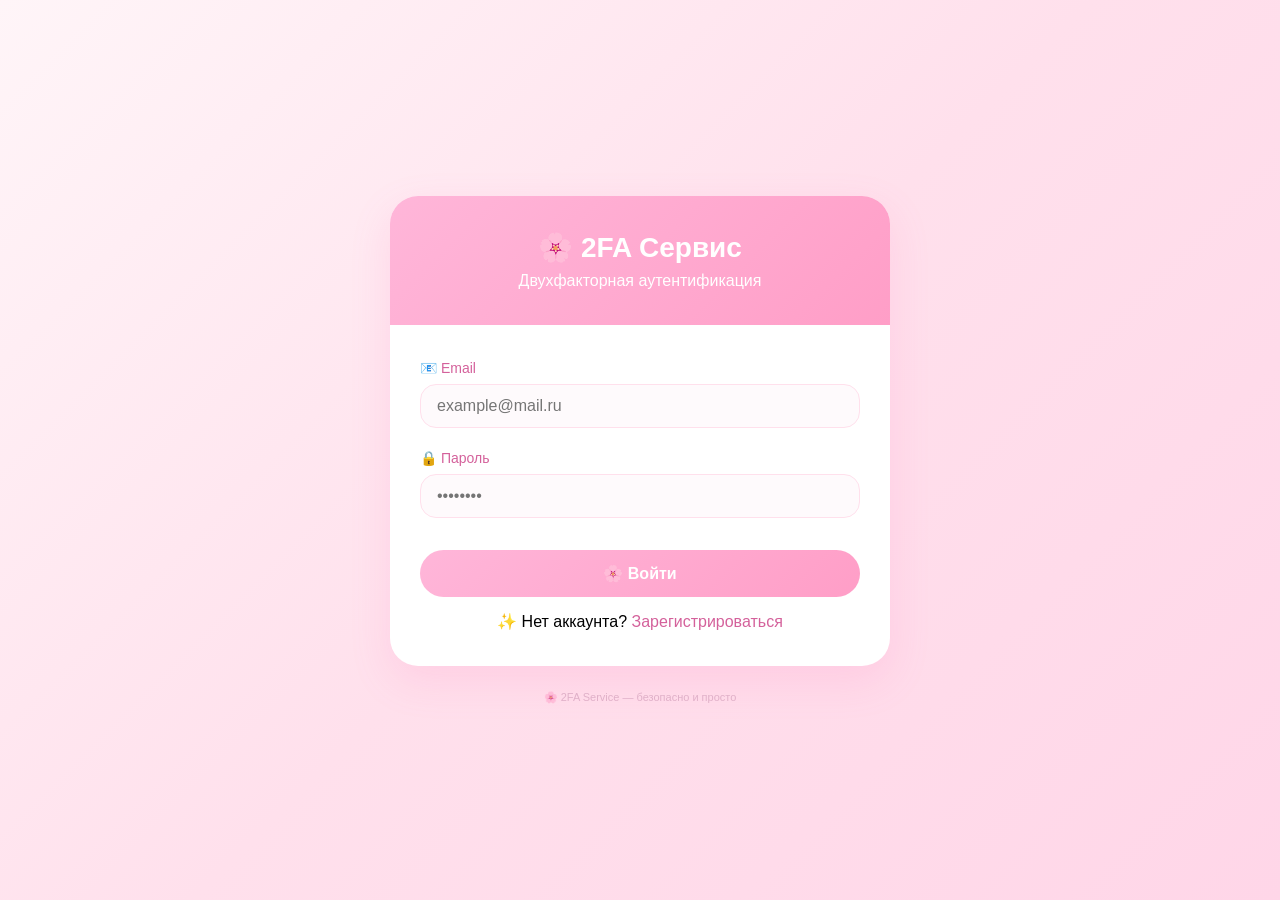
<file: templates/index.html>
<!DOCTYPE html>
<html lang="ru">
<head>
    <meta charset="UTF-8">
    <meta name="viewport" content="width=device-width, initial-scale=1.0">
    <title>2FA Сервис</title>
    <style>
        * { margin: 0; padding: 0; box-sizing: border-box; }
        body { font-family: 'Segoe UI', Tahoma, Geneva, Verdana, sans-serif; background: linear-gradient(135deg, #fff5f8 0%, #ffe0ec 50%, #ffd6e8 100%); min-height: 100vh; display: flex; justify-content: center; align-items: center; padding: 20px; }
        .container { max-width: 500px; width: 100%; }
        .card { background: white; border-radius: 28px; box-shadow: 0 15px 40px rgba(255, 105, 180, 0.15); overflow: hidden; }
        .card-header { background: linear-gradient(135deg, #ffb6d9 0%, #ff9ec7 100%); padding: 35px 30px; text-align: center; color: white; }
        .card-header h1 { font-size: 28px; margin-bottom: 8px; }
        .card-body { padding: 35px 30px; }
        .form-group { margin-bottom: 22px; }
        .form-group label { display: block; margin-bottom: 8px; color: #d4619b; font-weight: 500; font-size: 14px; }
        .form-group input { width: 100%; padding: 12px 16px; border: 1.5px solid #ffe0ec; border-radius: 16px; font-size: 16px; background: #fefafc; }
        .form-group input:focus { outline: none; border-color: #ff9ec7; }
        .btn { width: 100%; padding: 14px; background: linear-gradient(135deg, #ffb6d9 0%, #ff9ec7 100%); color: white; border: none; border-radius: 40px; font-size: 16px; font-weight: 600; cursor: pointer; margin-top: 10px; }
        .btn-secondary { background: linear-gradient(135deg, #e0c0d0 0%, #d4a8c0 100%); }
        .hidden { display: none; }
        .message { padding: 12px 16px; border-radius: 16px; margin-bottom: 20px; font-size: 14px; }
        .message-success { background: #f0f9f0; color: #5b8c5a; border-left: 4px solid #ffb6d9; }
        .message-error { background: #fff0f0; color: #d47a7a; border-left: 4px solid #ffb6d9; }
        .qr-container { text-align: center; padding: 20px; background: #fefafc; border-radius: 24px; margin: 20px 0; border: 2px dashed #ffcce0; }
        .qr-container img { max-width: 180px; }
        .backup-codes { background: #fff5f8; border-radius: 20px; padding: 18px; margin: 15px 0; border: 1px solid #ffcce0; }
        .backup-codes ul { list-style: none; display: grid; grid-template-columns: repeat(2, 1fr); gap: 8px; }
        .backup-codes li { background: white; padding: 8px; border-radius: 40px; text-align: center; font-family: monospace; color: #d4619b; }
        .status-badge { display: inline-block; padding: 5px 14px; border-radius: 40px; font-size: 12px; }
        .status-enabled { background: #fff0f5; color: #d4619b; border: 1px solid #ffcce0; }
        .status-disabled { background: #f5f5f5; color: #b0b0b0; border: 1px solid #e0e0e0; }
        .device-item { background: #fefafc; padding: 12px 15px; border-radius: 16px; margin-bottom: 10px; border: 1px solid #ffcce0; }
        .device-item strong { color: #d4619b; }
        .device-item button { background: #ffdce8; color: #d47a7a; border: none; padding: 5px 12px; border-radius: 30px; cursor: pointer; float: right; }
        footer { text-align: center; margin-top: 25px; color: #e0b0c8; font-size: 11px; }
        .switch-link { text-align: center; margin-top: 15px; }
        .switch-link a { color: #d4619b; text-decoration: none; }
    </style>
</head>
<body>
<div class="container">
    <!-- Login Box -->
    <div id="loginBox" class="card">
        <div class="card-header">
            <h1>🌸 2FA Сервис</h1>
            <p>Двухфакторная аутентификация</p>
        </div>
        <div class="card-body">
            <div id="loginMessage"></div>
            <div class="form-group">
                <label>📧 Email</label>
                <input type="email" id="loginEmail" placeholder="example@mail.ru">
            </div>
            <div class="form-group">
                <label>🔒 Пароль</label>
                <input type="password" id="loginPassword" placeholder="••••••••">
            </div>
            <button class="btn" onclick="handleLogin()">🌸 Войти</button>
            <div class="switch-link">
                ✨ Нет аккаунта? <a href="#" onclick="showRegister()">Зарегистрироваться</a>
            </div>
        </div>
    </div>

    <!-- Register Box -->
    <div id="registerBox" class="card hidden">
        <div class="card-header">
            <h1>📝 Регистрация</h1>
            <p>Создайте аккаунт</p>
        </div>
        <div class="card-body">
            <div id="registerMessage"></div>
            <div class="form-group">
                <label>👤 Имя</label>
                <input type="text" id="regName" placeholder="Анна Смирнова">
            </div>
            <div class="form-group">
                <label>📧 Email</label>
                <input type="email" id="regEmail" placeholder="anna@example.com">
            </div>
            <div class="form-group">
                <label>🔒 Пароль</label>
                <input type="password" id="regPassword" placeholder="придумайте пароль">
            </div>
            <div class="form-group">
                <label>🔑 Код администратора</label>
                <input type="password" id="regAdminCode" placeholder="оставьте пустым">
                <small style="color:#b890a8;">Введите SUPER_SECRET_123 для прав администратора</small>
            </div>
            <button class="btn" onclick="handleRegister()">🌸 Зарегистрироваться</button>
            <div class="switch-link">
                ✨ Уже есть аккаунт? <a href="#" onclick="showLogin()">Войти</a>
            </div>
        </div>
    </div>

    <!-- Dashboard Box -->
    <div id="dashboardBox" class="card hidden">
        <div class="card-header">
            <h1>🌸 Привет!</h1>
            <p id="userEmail"></p>
        </div>
        <div class="card-body">
            <div id="dashboardMessage"></div>
            <div class="form-group">
                <label>👤 Ваше имя</label>
                <p id="userName" style="color: #d4619b;"></p>
            </div>
            <div class="form-group">
                <label>🔐 Статус 2FA</label>
                <p id="tfaStatus"></p>
            </div>

            <!-- Единая кнопка для добавления 2FA (работает всегда) -->
            <div id="tfaActions">
                <button class="btn" onclick="showAddDeviceForm()">➕ Добавить 2FA</button>
            </div>

            <!-- Кнопка админ-панели (видна только админам) -->
            <div id="adminPanelLink" style="margin-top: 15px; display: none;">
                <button class="btn" onclick="openAdminPanel()">👑 Админ-панель</button>
            </div>

            <div id="qrContainer" class="qr-container hidden">
                <img id="qrImage">
                <p>📱 Отсканируйте QR-код в Google Authenticator</p>
                <div class="form-group">
                    <label>📱 Название устройства</label>
                    <input type="text" id="qrDeviceName" placeholder="Название устройства">
                </div>
                <div class="form-group">
                    <label>🔐 6-значный код</label>
                    <input type="text" id="totpCode" placeholder="000000" maxlength="6">
                </div>
                <button class="btn" onclick="verifyTOTP()">✅ Подтвердить</button>
                <button class="btn btn-secondary" onclick="cancelAddDevice()" style="margin-top: 5px;">❌ Отмена</button>
            </div>

            <div id="backupContainer" class="backup-codes hidden">
                <h4>🌸 Сохраните эти коды!</h4>
                <ul id="backupList"></ul>
            </div>


            <!-- Push-уведомления -->
            <div id="pushContainer" style="margin: 20px 0;">
                <button class="btn" id="showPushFormBtn" onclick="togglePushForm()">📲 Добавить Push-2FA</button>
                <div id="pushForm" class="hidden" style="margin-top: 15px;">
                    <div class="form-group">
                        <label>📱 Название устройства (например, iPhone 15)</label>
                        <input type="text" id="pushDeviceName" placeholder="Мой телефон">
                    </div>
                    <div class="form-group">
                        <label>🔑 FCM-токен (из мобильного приложения)</label>
                        <input type="text" id="fcmToken" placeholder="вставьте токен">
                    </div>
                    <button class="btn" onclick="enablePush2FA()">✅ Включить Push-2FA</button>
                    <button class="btn btn-secondary" onclick="cancelPushForm()" style="margin-top: 8px;">❌ Отмена</button>
                </div>
                <div id="pushStatusText" style="font-size: 12px; color: #b890a8; margin-top: 8px;"></div>
            </div>


            <div class="form-group">
                <label>📱 Мои устройства</label>
                <div id="devicesList"></div>
            </div>

            <button class="btn btn-secondary" onclick="logout()">🚪 Выйти</button>
        </div>
    </div>

    <footer>
        <p>🌸 2FA Service — безопасно и просто</p>
    </footer>
</div>

<script>
    const API_URL = 'http://localhost:8000/api/v1';
    let accessToken = localStorage.getItem('access_token');
    let tempToken = null;
    let pendingDeviceName = '';

    function showMessage(elementId, message, type) {
        const el = document.getElementById(elementId);
        if (el) {
            el.innerHTML = `<div class="message message-${type}">${message}</div>`;
            setTimeout(() => el.innerHTML = '', 5000);
        }
    }

    function showLogin() {
        document.getElementById('loginBox').classList.remove('hidden');
        document.getElementById('registerBox').classList.add('hidden');
        document.getElementById('dashboardBox').classList.add('hidden');
    }

    function showRegister() {
        document.getElementById('loginBox').classList.add('hidden');
        document.getElementById('registerBox').classList.remove('hidden');
        document.getElementById('dashboardBox').classList.add('hidden');
    }

    function showDashboard() {
        document.getElementById('loginBox').classList.add('hidden');
        document.getElementById('registerBox').classList.add('hidden');
        document.getElementById('dashboardBox').classList.remove('hidden');
        loadUserData();
    }

    function openAdminPanel() {
        const token = localStorage.getItem('access_token');
        window.open(`/api/v1/admin/dashboard?token=${token}`, '_blank');
    }

    function cancelAddDevice() {
        document.getElementById('qrContainer').classList.add('hidden');
        document.getElementById('tfaActions').style.display = 'block';
        document.getElementById('totpCode').value = '';
        pendingDeviceName = '';
    }

    function showAddDeviceForm() {
    // Очищаем поля
        document.getElementById('qrDeviceName').value = '';
        document.getElementById('totpCode').value = '';
        document.getElementById('qrImage').src = '';
    
    // Показываем контейнер с формой
        document.getElementById('qrContainer').classList.remove('hidden');
    }

    async function generateQRForDevice(deviceName) {
        if (!deviceName || deviceName.trim() === '') {
            showMessage('dashboardMessage', 'Введите название устройства', 'error');
            return false;
        }
    
        pendingDeviceName = deviceName;
    
        try {
            const response = await fetch(`${API_URL}/tfa/enable-totp?device_name=${encodeURIComponent(deviceName)}`, {
                method: 'POST',
                headers: { 'Authorization': `Bearer ${accessToken}` }
            });
            const data = await response.json();
        
            if (response.ok) {
                document.getElementById('qrImage').src = `data:image/png;base64,${data.qr_code_base64}`;
                showMessage('dashboardMessage', `QR-код для "${deviceName}" готов. Отсканируйте в Google Authenticator`, 'success');
                return true;
            } else {
                showMessage('dashboardMessage', data.detail || 'Ошибка', 'error');
                return false;
            }
        } catch (error) {
            showMessage('dashboardMessage', 'Ошибка сервера', 'error');
            return false;
        }
    }

    document.addEventListener('DOMContentLoaded', function() {
        const deviceNameInput = document.getElementById('qrDeviceName');
        if (deviceNameInput) {
            deviceNameInput.addEventListener('input', function() {
                const name = this.value.trim();
                if (name) {
                    generateQRForDevice(name);
                }
            });
        }
    });

    async function handleRegister() {
        const name = document.getElementById('regName').value;
        const email = document.getElementById('regEmail').value;
        const password = document.getElementById('regPassword').value;
        const adminCode = document.getElementById('regAdminCode').value;
        if (!name || !email || !password) {
            showMessage('registerMessage', 'Заполните все поля', 'error');
            return;
        }
        try {
            const response = await fetch(`${API_URL}/auth/signup`, {
                method: 'POST',
                headers: { 'Content-Type': 'application/json' },
                body: JSON.stringify({ full_name: name, email, password, tfa_enabled: false, admin_code: adminCode })
            });
            const data = await response.json();
            if (response.ok) {
                showMessage('registerMessage', '✨ Регистрация успешна!', 'success');
                setTimeout(() => showLogin(), 2000);
            } else {
                showMessage('registerMessage', data.detail || 'Ошибка', 'error');
            }
        } catch (error) {
            showMessage('registerMessage', 'Ошибка сервера', 'error');
        }
    }

    async function handleLogin() {
        const email = document.getElementById('loginEmail').value;
        const password = document.getElementById('loginPassword').value;
        if (!email || !password) {
            showMessage('loginMessage', 'Заполните все поля', 'error');
            return;
        }
        try {
            const formData = new URLSearchParams();
            formData.append('username', email);
            formData.append('password', password);
            const response = await fetch(`${API_URL}/auth/login`, {
                method: 'POST',
                headers: { 'Content-Type': 'application/x-www-form-urlencoded' },
                body: formData
            });
            const data = await response.json();
            if (response.ok && data.access_token) {
                accessToken = data.access_token;
                localStorage.setItem('access_token', accessToken);
                showDashboard();
            } else if (data.requires_2fa && data.temp_token) {
                tempToken = data.temp_token;
                const code = prompt('🌸 Введите код из Google Authenticator:');
                if (code) await verify2FALogin(code);
            } else {
                showMessage('loginMessage', data.detail || 'Ошибка входа', 'error');
            }
        } catch (error) {
            showMessage('loginMessage', 'Ошибка сервера', 'error');
        }
    }

    async function verify2FALogin(code) {
        try {
            const response = await fetch(`${API_URL}/tfa/verify?temp_token=${tempToken}`, {
                method: 'POST',
                headers: { 'Content-Type': 'application/json' },
                body: JSON.stringify({ code })
            });
            const data = await response.json();
            if (response.ok && data.access_token) {
                accessToken = data.access_token;
                localStorage.setItem('access_token', accessToken);
                showDashboard();
            } else {
                alert('Неверный код 2FA');
                showLogin();
            }
        } catch (error) {
            alert('Ошибка проверки 2FA');
            showLogin();
        }
    }

    async function loadUserData() {
        if (!accessToken) return;
        try {
            const response = await fetch(`${API_URL}/auth/me`, {
                headers: { 'Authorization': `Bearer ${accessToken}` }
            });
            const user = await response.json();
            document.getElementById('userEmail').textContent = user.email;
            document.getElementById('userName').textContent = user.full_name;
            const statusEl = document.getElementById('tfaStatus');
            if (user.tfa_enabled) {
                statusEl.innerHTML = '<span class="status-badge status-enabled">✅ 2FA включена</span>';
            } else {
                statusEl.innerHTML = '<span class="status-badge status-disabled">❌ 2FA выключена</span>';
            }
            document.getElementById('tfaActions').style.display = 'block';
            
            // Показать кнопку админ-панели, если пользователь админ
            if (user.is_admin) {
                document.getElementById('adminPanelLink').style.display = 'block';
            } else {
                document.getElementById('adminPanelLink').style.display = 'none';
            }
            
            await loadDevices();
        } catch (error) {
            console.error(error);
        }
    }

    async function loadDevices() {
        try {
            const response = await fetch(`${API_URL}/devices/`, {
                headers: { 'Authorization': `Bearer ${accessToken}` }
            });
            const devices = await response.json();
            const devicesList = document.getElementById('devicesList');
            if (devices.length === 0) {
                devicesList.innerHTML = '<p>Нет устройств</p>';
            } else {
                devicesList.innerHTML = devices.map(d => `
                    <div class="device-item">
                        <strong>📱 ${d.device_name}</strong> (${d.device_type === 'totp' ? 'TOTP' : 'Push'})
                        <button onclick="deleteDevice(${d.id})">🗑️ Удалить</button>
                        <div style="clear:both"></div>
                    </div>
                `).join('');
            }
        } catch (error) {
            console.error(error);
        }
    }

    async function deleteDevice(deviceId) {
        if (!confirm('Удалить устройство?')) return;
        try {
            await fetch(`${API_URL}/devices/${deviceId}`, {
                method: 'DELETE',
                headers: { 'Authorization': `Bearer ${accessToken}` }
            });
            await loadDevices();
            await loadUserData();
        } catch (error) {
            showMessage('dashboardMessage', 'Ошибка удаления', 'error');
        }
    }

    async function enableTOTP() {
        const deviceName = document.getElementById('deviceName').value || "Мой телефон";
        pendingDeviceName = deviceName;
        try {
            const response = await fetch(`${API_URL}/tfa/enable-totp?device_name=${encodeURIComponent(deviceName)}`, {
                method: 'POST',
                headers: { 'Authorization': `Bearer ${accessToken}` }
            });
            const data = await response.json();
            document.getElementById('qrImage').src = `data:image/png;base64,${data.qr_code_base64}`;
            document.getElementById('qrContainer').classList.remove('hidden');
            document.getElementById('qrDeviceName').value = deviceName;
            document.getElementById('tfaActions').style.display = 'none';
        } catch (error) {
            showMessage('dashboardMessage', 'Ошибка включения 2FA', 'error');
        }
    }

    async function verifyTOTP() {
        const code = document.getElementById('totpCode').value;
        const deviceName = document.getElementById('qrDeviceName').value || pendingDeviceName;
    
        if (!code || code.length !== 6) {
            showMessage('dashboardMessage', 'Введите 6-значный код', 'error');
            return;
        }
    
        try {
            const response = await fetch(`${API_URL}/tfa/verify-totp?device_name=${encodeURIComponent(deviceName)}`, {
                method: 'POST',
                headers: {
                    'Authorization': `Bearer ${accessToken}`,
                    'Content-Type': 'application/json'
                },
                body: JSON.stringify({ code: code })
            });
            const data = await response.json();
        
            if (response.ok) {
                // Закрываем форму
                document.getElementById('qrContainer').classList.add('hidden');
                document.getElementById('totpCode').value = '';
                document.getElementById('qrDeviceName').value = '';
                document.getElementById('qrImage').src = '';
            
                // Показываем резервные коды
                if (data.backup_codes && data.backup_codes.length > 0) {
                    const backupList = document.getElementById('backupList');
                    backupList.innerHTML = data.backup_codes.map(c => `<li>${c}</li>`).join('');
                    document.getElementById('backupContainer').classList.remove('hidden');
                    showMessage('dashboardMessage', `🌸 Устройство "${deviceName}" добавлено! Сохраните резервные коды.`, 'success');
                    setTimeout(() => {
                        document.getElementById('backupContainer').classList.add('hidden');
                        location.reload();
                    }, 8000);
                } else {
                    showMessage('dashboardMessage', `🌸 Устройство "${deviceName}" добавлено!`, 'success');
                    setTimeout(() => location.reload(), 2000);
                }
            } else {
                showMessage('dashboardMessage', data.detail || 'Неверный код', 'error');
            }
        } catch (error) {
            showMessage('dashboardMessage', 'Ошибка проверки', 'error');
        }
    }

    function logout() {
        localStorage.removeItem('access_token');
        accessToken = null;
        showLogin();
    }

    if (accessToken) {
        showDashboard();
    }


    // Push-уведомления
    function togglePushForm() {
        const form = document.getElementById('pushForm');
        if (form.classList.contains('hidden')) {
            form.classList.remove('hidden');
        } else {
            form.classList.add('hidden');
        }
    }

    function cancelPushForm() {
        document.getElementById('pushForm').classList.add('hidden');
        document.getElementById('pushDeviceName').value = '';
        document.getElementById('fcmToken').value = '';
    }

    async function enablePush2FA() {
        const deviceName = document.getElementById('pushDeviceName').value.trim();
        const fcmToken = document.getElementById('fcmToken').value.trim();

        if (!deviceName || !fcmToken) {
            showMessage('dashboardMessage', 'Заполните название устройства и FCM-токен', 'error');
            return;
        }

        try {
            const response = await fetch(`${API_URL}/tfa/enable-push?device_name=${encodeURIComponent(deviceName)}&fcm_token=${encodeURIComponent(fcmToken)}`, {
                method: 'POST',
                headers: { 'Authorization': `Bearer ${accessToken}` }
            });
            const data = await response.json();

            if (response.ok) {
                showMessage('dashboardMessage', '✅ Push-устройство добавлено!', 'success');
                cancelPushForm();
                loadDevices();
            } else {
                showMessage('dashboardMessage', data.detail || 'Ошибка при добавлении push-устройства', 'error');
            }
        } catch (error) {
            showMessage('dashboardMessage', 'Ошибка сервера', 'error');
        }
    }


</script>
</body>
</html>
</file>
